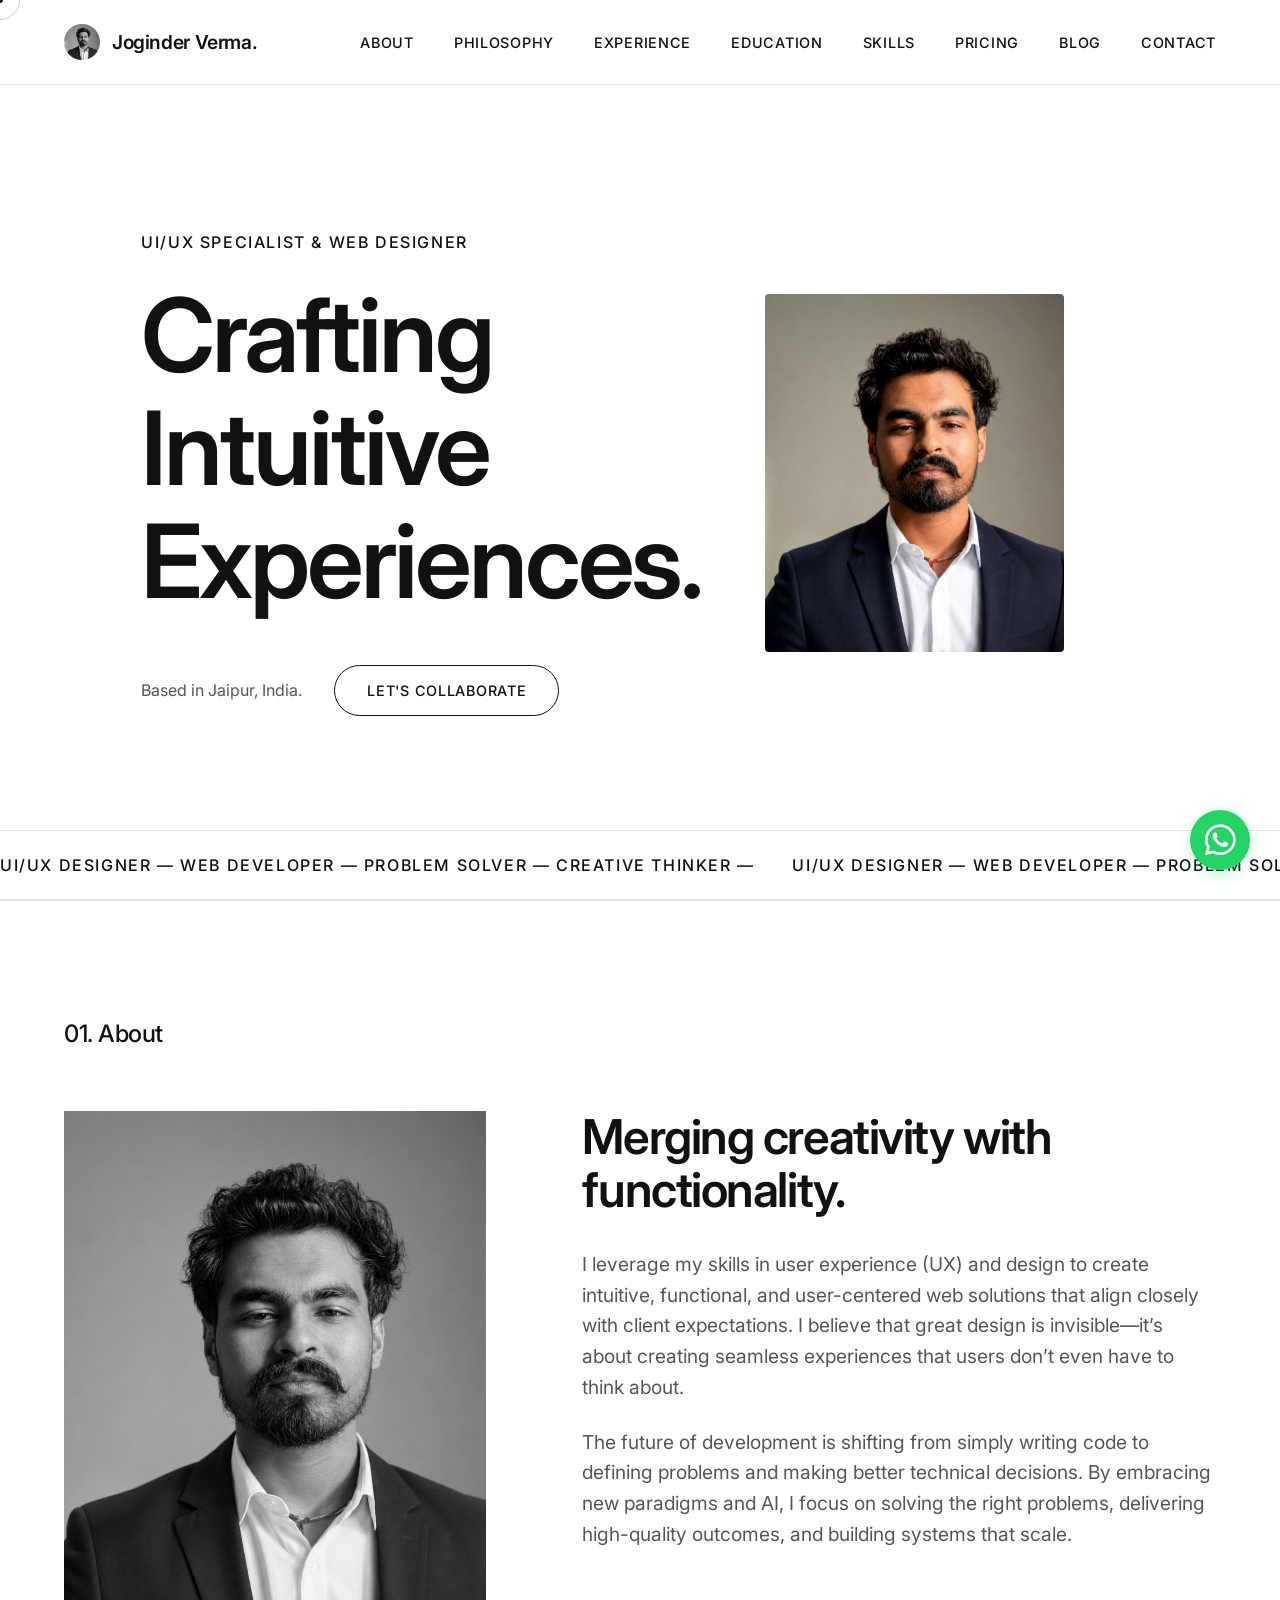
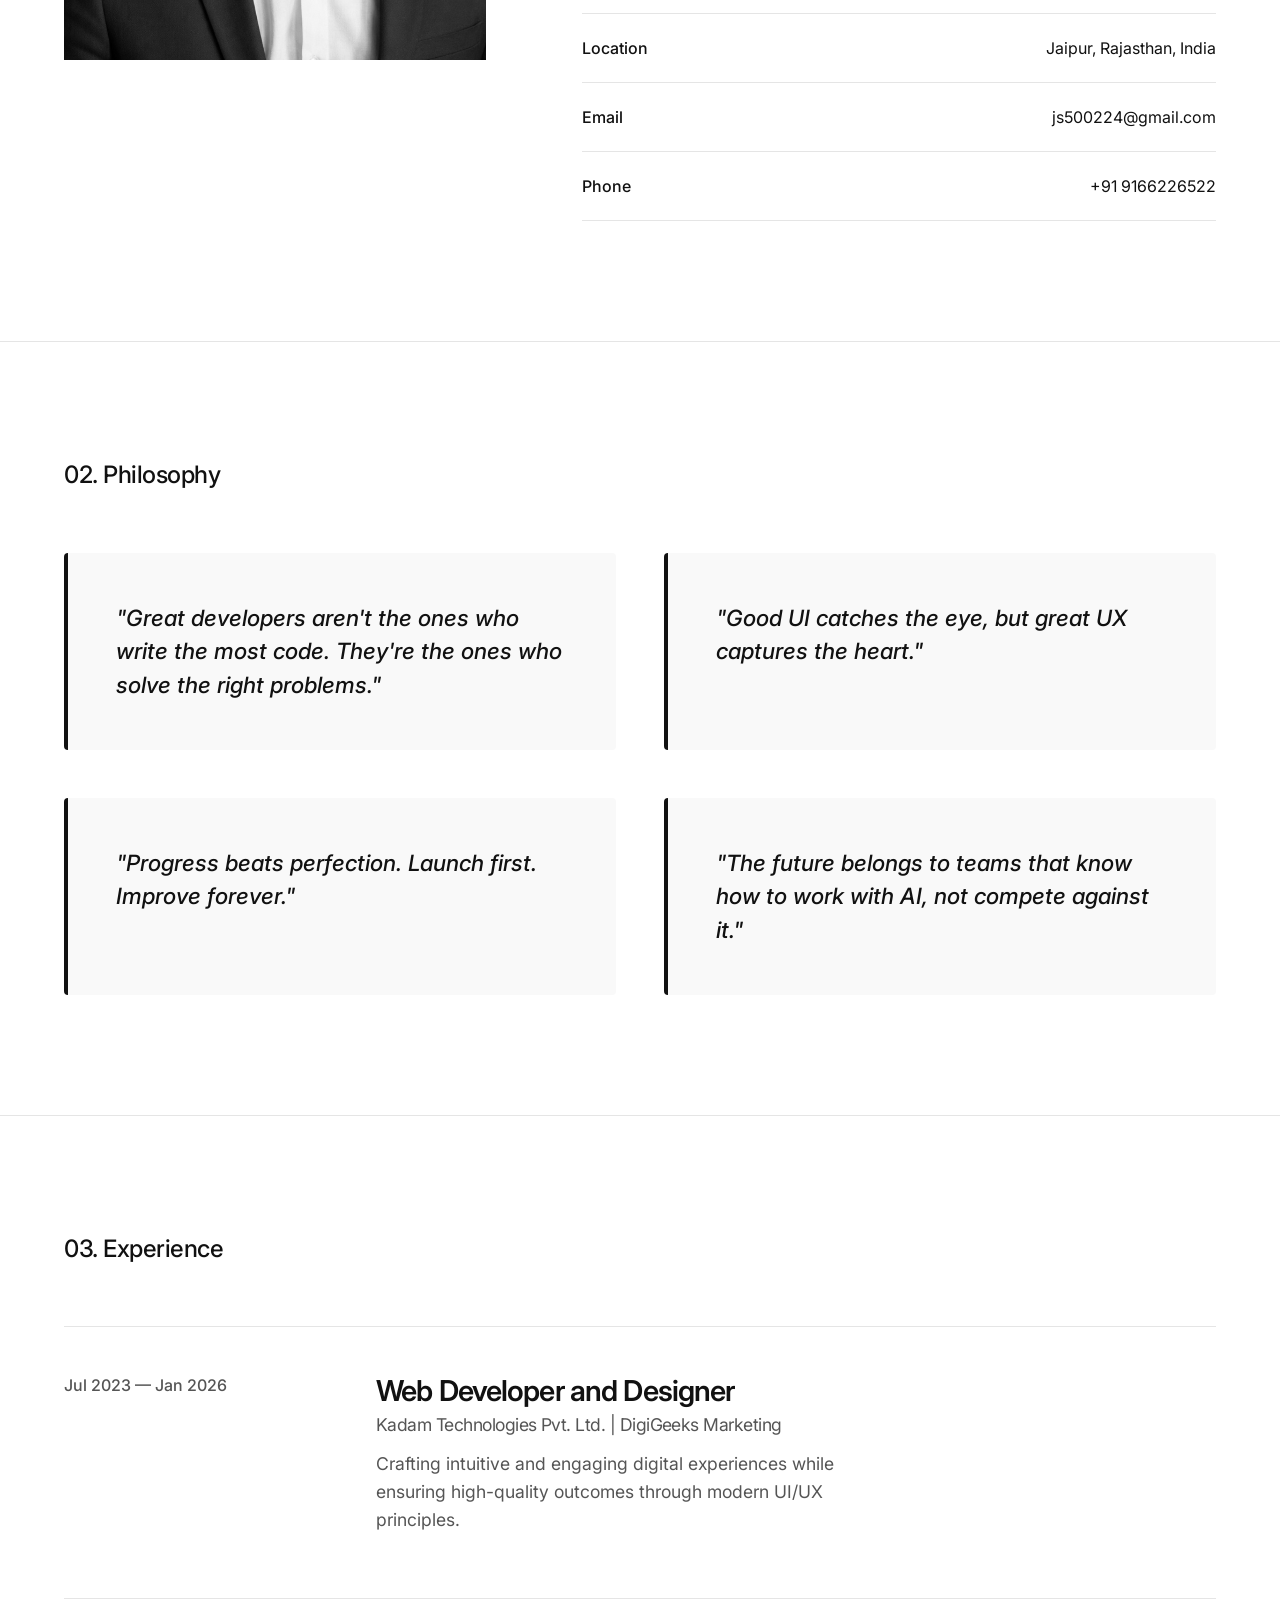
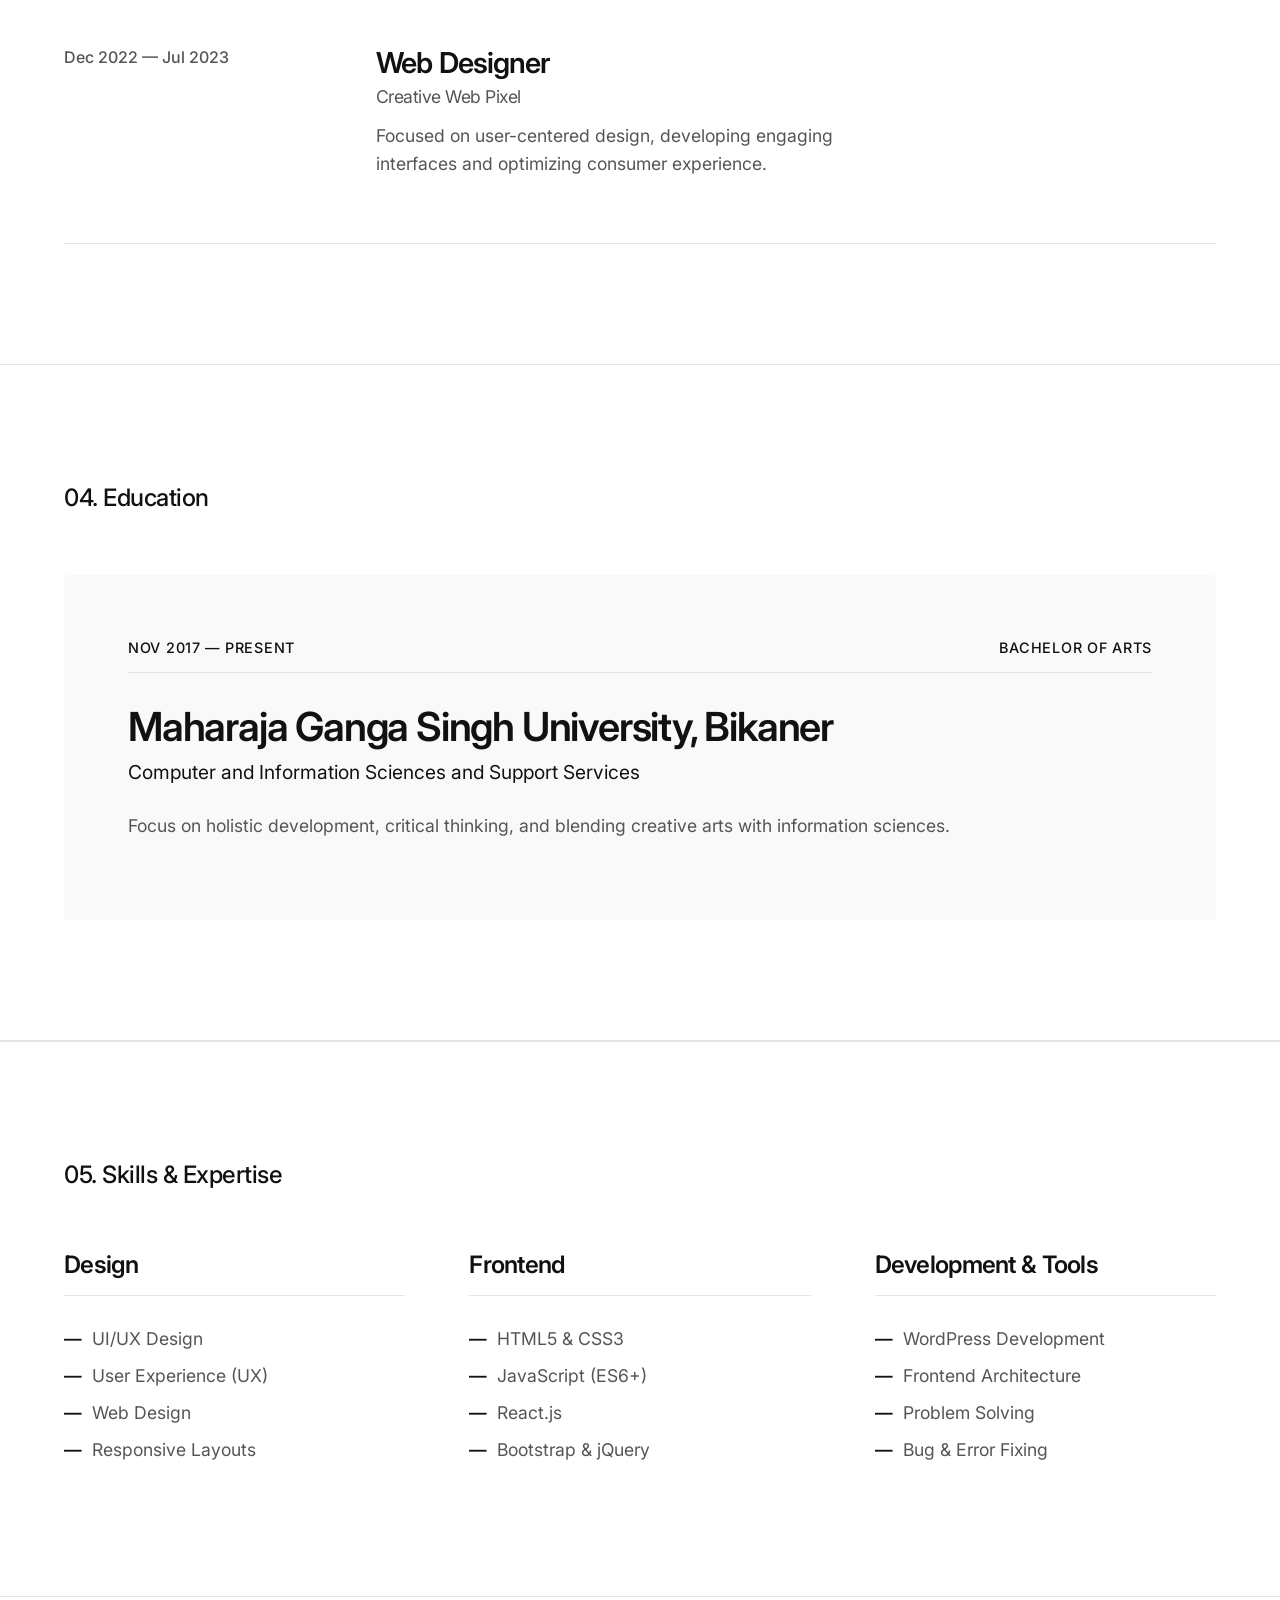
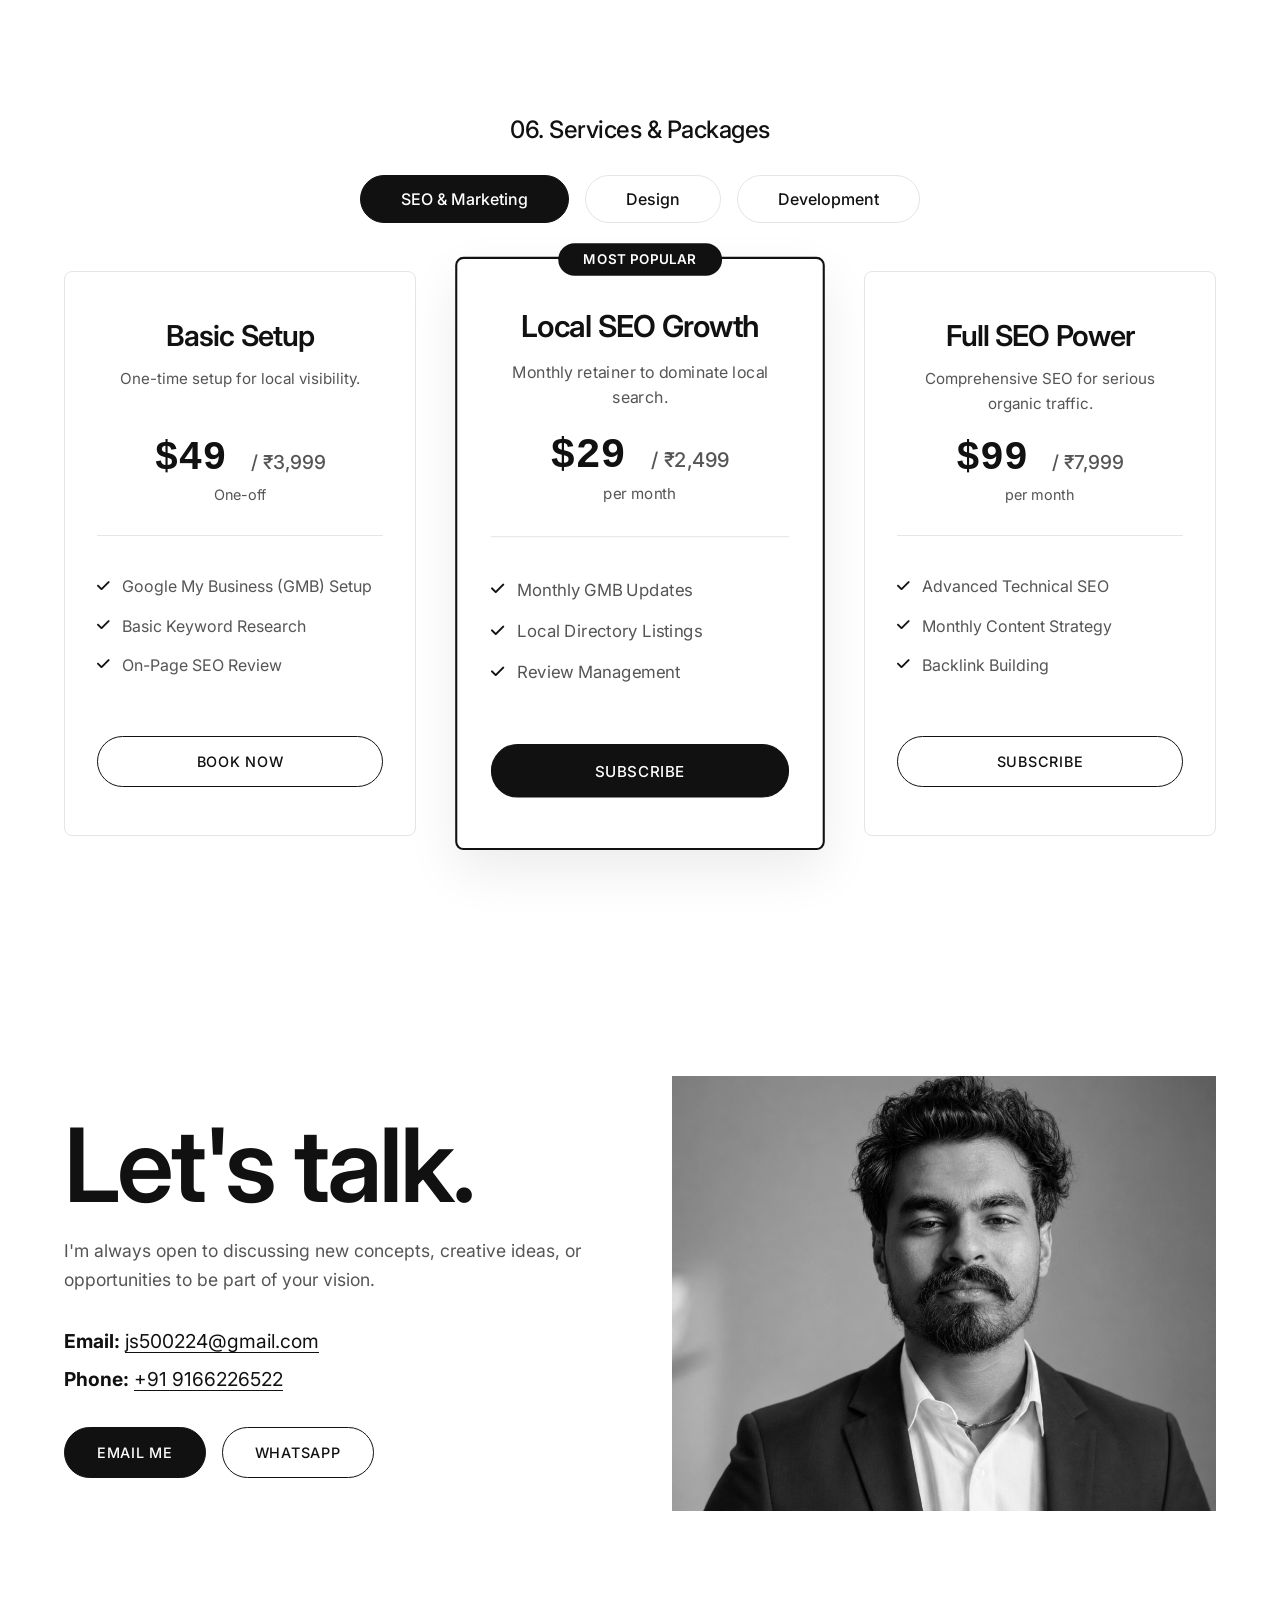
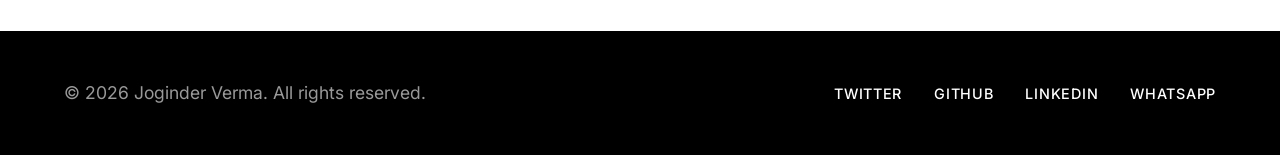
<file: index.html>
<!DOCTYPE html>
<html lang="en">
<head>
    <meta charset="UTF-8">
    <meta name="viewport" content="width=device-width, initial-scale=1.0">
    <title>Joginder Verma</title>
    <link rel="stylesheet" href="css/style.css">
    <!-- FontAwesome for icons -->
    <link rel="stylesheet" href="https://cdnjs.cloudflare.com/ajax/libs/font-awesome/6.4.0/css/all.min.css">
    <!-- Google Fonts -->
    <link rel="preconnect" href="https://fonts.googleapis.com">
    <link rel="preconnect" href="https://fonts.gstatic.com" crossorigin>
    <link href="https://fonts.googleapis.com/css2?family=Inter:wght@300;400;500;600;700&display=swap" rel="stylesheet">
</head>
<body>
    <div class="cursor"></div>
    <div class="cursor-follower"></div>

    <header class="header">
        <div class="logo">
            <img src="img/main.jpg" alt="Joginder Verma" class="nav-profile-img">
            <span>Joginder Verma.</span>
        </div>
        <nav class="nav-links">
            <a href="#about" class="nav-link">About</a>
            <a href="#philosophy" class="nav-link">Philosophy</a>
            <a href="#experience" class="nav-link">Experience</a>
            <a href="#education" class="nav-link">Education</a>
            <a href="#skills" class="nav-link">Skills</a>
            <a href="#pricing" class="nav-link">Pricing</a>
            <a href="/blog" class="nav-link">Blog</a>
            <a href="#contact" class="nav-link">Contact</a>
        </nav>
                <div class="menu-btn">
            <span class="menu-text" style="font-weight:500; font-size:0.9rem; text-transform:uppercase;">Menu</span>
            <div class="hamburger">
                <div class="bar"></div>
                <div class="bar"></div>
            </div>
        </div>
    </header>

        <!-- Mobile Overlay Menu -->
    <div class="mobile-menu-overlay">
        <div class="mobile-nav-links">
            <a href="#about" class="mobile-link">01. About</a>
            <a href="#philosophy" class="mobile-link">02. Philosophy</a>
            <a href="#experience" class="mobile-link">03. Experience</a>
            <a href="#education" class="mobile-link">04. Education</a>
            <a href="#skills" class="mobile-link">05. Skills</a>
            <a href="#pricing" class="mobile-link">06. Pricing</a>
            <a href="/blog" class="mobile-link">07. Blog</a>
            <a href="#contact" class="mobile-link">08. Contact</a>
        </div>
        <div class="mobile-socials">
            <a href="https://twitter.com/PRINCEVERMA143_" target="_blank" style="color:var(--text-primary); text-decoration:none; font-weight:500;">Twitter</a>
            <a href="https://github.com/JOGINDERVERMA" target="_blank" style="color:var(--text-primary); text-decoration:none; font-weight:500;">GitHub</a>
            <a href="https://www.linkedin.com/in/joginderdevwork/" target="_blank" style="color:var(--text-primary); text-decoration:none; font-weight:500;">LinkedIn</a>
        </div>
    </div>

    <main>
        <section id="hero" class="hero">
            <div class="container hero-container">
                <div class="hero-text fade-in-up">
                    <p class="eyebrow">UI/UX Specialist & Web Designer</p>
                    <h1 class="headline">Crafting<br>Intuitive<br>Experiences.</h1>
                    <div class="hero-details">
                        <p>Based in Jaipur, India.</p>
                        <a href="#contact" class="btn outline-btn">Let's Collaborate</a>
                    </div>
                </div>
                <div class="hero-image-wrapper fade-in-up delay-1">
                    <img src="img/main.jpg" alt="Joginder Verma Portrait" class="hero-image">
                </div>
            </div>
            <div class="marquee-container">
                <div class="marquee">
                    <span>UI/UX DESIGNER — WEB DEVELOPER — PROBLEM SOLVER — CREATIVE THINKER — </span>
                    <span>UI/UX DESIGNER — WEB DEVELOPER — PROBLEM SOLVER — CREATIVE THINKER — </span>
                </div>
            </div>
        </section>

        <div class="divider"></div>

        <section id="about" class="section about">
            <div class="container">
                <div class="section-header fade-in-up">
                    <h2>01. About</h2>
                </div>
                <div class="about-grid">
                    <div class="about-image-wrapper fade-in-up delay-1">
                        <img src="img/main.jpg" alt="Joginder Verma" class="about-image">
                    </div>
                    <div class="about-content fade-in-up delay-2">
                        <h3 class="about-headline">Merging creativity with functionality.</h3>
                        <p class="about-desc">I leverage my skills in user experience (UX) and design to create intuitive, functional, and user-centered web solutions that align closely with client expectations. I believe that great design is invisible—it’s about creating seamless experiences that users don’t even have to think about.</p>
                        <p class="about-desc">The future of development is shifting from simply writing code to defining problems and making better technical decisions. By embracing new paradigms and AI, I focus on solving the right problems, delivering high-quality outcomes, and building systems that scale.</p>
                        
                        <div class="contact-info-list">
                            <div class="info-item">
                                <span class="info-label">Location</span>
                                <span class="info-value">Jaipur, Rajasthan, India</span>
                            </div>
                            <div class="info-item">
                                <span class="info-label">Email</span>
                                <a href="mailto:js500224@gmail.com" class="info-value link">js500224@gmail.com</a>
                            </div>
                            <div class="info-item">
                                <span class="info-label">Phone</span>
                                <span class="info-value">+91 9166226522</span>
                            </div>
                        </div>
                    </div>
                </div>
            </div>
        </section>

        <div class="divider"></div>

        <section id="philosophy" class="section philosophy">
            <div class="container">
                <div class="section-header fade-in-up">
                    <h2>02. Philosophy</h2>
                </div>
                <div class="philosophy-grid">
                    <div class="quote-card fade-in-up">
                        <p class="quote-text">"Great developers aren't the ones who write the most code. They're the ones who solve the right problems."</p>
                    </div>
                    <div class="quote-card fade-in-up delay-1">
                        <p class="quote-text">"Good UI catches the eye, but great UX captures the heart."</p>
                    </div>
                    <div class="quote-card fade-in-up">
                        <p class="quote-text">"Progress beats perfection. Launch first. Improve forever."</p>
                    </div>
                    <div class="quote-card fade-in-up delay-1">
                        <p class="quote-text">"The future belongs to teams that know how to work with AI, not compete against it."</p>
                    </div>
                </div>
            </div>
        </section>

        <div class="divider"></div>

        <section id="experience" class="section experience">
            <div class="container">
                <div class="section-header fade-in-up">
                    <h2>03. Experience</h2>
                </div>
                <div class="experience-list">
                    <div class="exp-row fade-in-up">
                        <div class="exp-date">Jul 2023 — Jan 2026</div>
                        <div class="exp-details">
                            <h3>Web Developer and Designer</h3>
                            <h4>Kadam Technologies Pvt. Ltd. | DigiGeeks Marketing</h4>
                            <p>Crafting intuitive and engaging digital experiences while ensuring high-quality outcomes through modern UI/UX principles.</p>
                        </div>
                        <div class="exp-image-wrapper">
                            <img src="img/main.jpg" alt="Experience visual" class="exp-image">
                        </div>
                    </div>
                    <div class="exp-row fade-in-up">
                        <div class="exp-date">Dec 2022 — Jul 2023</div>
                        <div class="exp-details">
                            <h3>Web Designer</h3>
                            <h4>Creative Web Pixel</h4>
                            <p>Focused on user-centered design, developing engaging interfaces and optimizing consumer experience.</p>
                        </div>
                        <div class="exp-image-wrapper">
                            <img src="img/main.jpg" alt="Experience visual" class="exp-image">
                        </div>
                    </div>
                </div>
            </div>
        </section>

        <div class="divider"></div>

        <section id="education" class="section education">
            <div class="container">
                <div class="section-header fade-in-up">
                    <h2>04. Education</h2>
                </div>
                <div class="education-card fade-in-up">
                    <div class="edu-meta">
                        <span class="edu-date">Nov 2017 — Present</span>
                        <span class="edu-degree">Bachelor of Arts</span>
                    </div>
                    <h3 class="edu-school">Maharaja Ganga Singh University, Bikaner</h3>
                    <p class="edu-major">Computer and Information Sciences and Support Services</p>
                    <p class="edu-desc">Focus on holistic development, critical thinking, and blending creative arts with information sciences.</p>
                </div>
            </div>
        </section>

        <div class="divider"></div>

        
        <div class="divider"></div>

        <section id="skills" class="section skills">
            <div class="container">
                <div class="section-header fade-in-up">
                    <h2>05. Skills & Expertise</h2>
                </div>
                <div class="skills-grid fade-in-up">
                    <div class="skill-category">
                        <h3>Design</h3>
                        <ul class="skill-list">
                            <li>UI/UX Design</li>
                            <li>User Experience (UX)</li>
                            <li>Web Design</li>
                            <li>Responsive Layouts</li>
                        </ul>
                    </div>
                    <div class="skill-category">
                        <h3>Frontend</h3>
                        <ul class="skill-list">
                            <li>HTML5 & CSS3</li>
                            <li>JavaScript (ES6+)</li>
                            <li>React.js</li>
                            <li>Bootstrap & jQuery</li>
                        </ul>
                    </div>
                    <div class="skill-category">
                        <h3>Development & Tools</h3>
                        <ul class="skill-list">
                            <li>WordPress Development</li>
                            <li>Frontend Architecture</li>
                            <li>Problem Solving</li>
                            <li>Bug & Error Fixing</li>
                        </ul>
                    </div>
                </div>
            </div>
        </section>

        
        <div class="divider"></div>

        <section id="pricing" class="section pricing">
            <div class="container">
                <div class="section-header fade-in-up" style="text-align: center; margin-bottom: 2rem;">
                    <h2>06. Services & Packages</h2>
                </div>
                
                <div class="pricing-tabs fade-in-up">
                    <button class="tab-btn active" data-tab="tab-seo">SEO & Marketing</button>
                    <button class="tab-btn" data-tab="tab-design">Design</button>
                    <button class="tab-btn" data-tab="tab-dev">Development</button>
                </div>
                
                <!-- SEO TAB -->
                <div class="tab-content active" id="tab-seo">
                    <div class="package-grid">
                        <div class="package-card">
                            <div class="package-header">
                                <h3>Basic Setup</h3>
                                <p>One-time setup for local visibility.</p>
                                <div class="package-price">$49 <span class="inr-price">/ ₹3,999</span></div>
                                <div style="font-size: 0.9rem; color: var(--text-secondary); margin-top: 5px;">One-off</div>
                            </div>
                            <ul class="package-features">
                                <li><i class="fas fa-check"></i> Google My Business (GMB) Setup</li>
                                <li><i class="fas fa-check"></i> Basic Keyword Research</li>
                                <li><i class="fas fa-check"></i> On-Page SEO Review</li>
                            </ul>
                            <a href="https://wa.me/919166226522" class="btn outline-btn package-btn" target="_blank">Book Now</a>
                        </div>

                        <div class="package-card popular">
                            <div class="popular-badge">Most Popular</div>
                            <div class="package-header">
                                <h3>Local SEO Growth</h3>
                                <p>Monthly retainer to dominate local search.</p>
                                <div class="package-price">$29 <span class="inr-price">/ ₹2,499</span></div>
                                <div style="font-size: 0.9rem; color: var(--text-secondary); margin-top: 5px;">per month</div>
                            </div>
                            <ul class="package-features">
                                <li><i class="fas fa-check"></i> Monthly GMB Updates</li>
                                <li><i class="fas fa-check"></i> Local Directory Listings</li>
                                <li><i class="fas fa-check"></i> Review Management</li>
                            </ul>
                            <a href="https://wa.me/919166226522" class="btn solid-btn package-btn" target="_blank">Subscribe</a>
                        </div>

                        <div class="package-card">
                            <div class="package-header">
                                <h3>Full SEO Power</h3>
                                <p>Comprehensive SEO for serious organic traffic.</p>
                                <div class="package-price">$99 <span class="inr-price">/ ₹7,999</span></div>
                                <div style="font-size: 0.9rem; color: var(--text-secondary); margin-top: 5px;">per month</div>
                            </div>
                            <ul class="package-features">
                                <li><i class="fas fa-check"></i> Advanced Technical SEO</li>
                                <li><i class="fas fa-check"></i> Monthly Content Strategy</li>
                                <li><i class="fas fa-check"></i> Backlink Building</li>
                            </ul>
                            <a href="https://wa.me/919166226522" class="btn outline-btn package-btn" target="_blank">Subscribe</a>
                        </div>
                    </div>
                </div>

                <!-- DESIGN TAB -->
                <div class="tab-content" id="tab-design">
                    <div class="package-grid">
                        <div class="package-card">
                            <div class="package-header">
                                <h3>Logo & Branding</h3>
                                <p>Professional identity for your business.</p>
                                <div class="package-price">$49 <span class="inr-price">/ ₹3,999</span></div>
                                <div style="font-size: 0.9rem; color: var(--text-secondary); margin-top: 5px;">One-off</div>
                            </div>
                            <ul class="package-features">
                                <li><i class="fas fa-check"></i> Custom Logo Design</li>
                                <li><i class="fas fa-check"></i> Brand Color Palette</li>
                                <li><i class="fas fa-check"></i> High-Res Files included</li>
                            </ul>
                            <a href="https://wa.me/919166226522" class="btn outline-btn package-btn" target="_blank">Book Now</a>
                        </div>

                        <div class="package-card popular">
                            <div class="popular-badge">Most Popular</div>
                            <div class="package-header">
                                <h3>Social Media Pack</h3>
                                <p>Keep your social feeds fresh every month.</p>
                                <div class="package-price">$29 <span class="inr-price">/ ₹2,499</span></div>
                                <div style="font-size: 0.9rem; color: var(--text-secondary); margin-top: 5px;">per month</div>
                            </div>
                            <ul class="package-features">
                                <li><i class="fas fa-check"></i> 4x Custom Post Designs</li>
                                <li><i class="fas fa-check"></i> Story & Reel Templates</li>
                                <li><i class="fas fa-check"></i> Profile Optimization</li>
                            </ul>
                            <a href="https://wa.me/919166226522" class="btn solid-btn package-btn" target="_blank">Subscribe</a>
                        </div>

                        <div class="package-card">
                            <div class="package-header">
                                <h3>UI/UX Design</h3>
                                <p>High-end conceptual design for your app/web.</p>
                                <div class="package-price">$99 <span class="inr-price">/ ₹7,999</span></div>
                                <div style="font-size: 0.9rem; color: var(--text-secondary); margin-top: 5px;">Per Project</div>
                            </div>
                            <ul class="package-features">
                                <li><i class="fas fa-check"></i> Wireframing & Prototyping</li>
                                <li><i class="fas fa-check"></i> User-Centered Layouts</li>
                                <li><i class="fas fa-check"></i> Figma Source Files</li>
                            </ul>
                            <a href="https://wa.me/919166226522" class="btn outline-btn package-btn" target="_blank">Book Now</a>
                        </div>
                    </div>
                </div>

                <!-- DEV TAB -->
                <div class="tab-content" id="tab-dev">
                    <div class="package-grid">
                        <div class="package-card">
                            <div class="package-header">
                                <h3>Basic HTML Web</h3>
                                <p>A blazing fast, custom coded static website.</p>
                                <div class="package-price">$99 <span class="inr-price">/ ₹7,999</span></div>
                                <div style="font-size: 0.9rem; color: var(--text-secondary); margin-top: 5px;">One-off</div>
                            </div>
                            <ul class="package-features">
                                <li><i class="fas fa-check"></i> Custom HTML/CSS/JS</li>
                                <li><i class="fas fa-check"></i> 3-5 Pages</li>
                                <li><i class="fas fa-check"></i> Mobile Responsive</li>
                            </ul>
                            <a href="https://wa.me/919166226522" class="btn outline-btn package-btn" target="_blank">Book Now</a>
                        </div>

                        <div class="package-card popular">
                            <div class="popular-badge">Most Popular</div>
                            <div class="package-header">
                                <h3>CMS / WordPress</h3>
                                <p>Easily manageable website for businesses.</p>
                                <div class="package-price">$149 <span class="inr-price">/ ₹11,999</span></div>
                                <div style="font-size: 0.9rem; color: var(--text-secondary); margin-top: 5px;">One-off</div>
                            </div>
                            <ul class="package-features">
                                <li><i class="fas fa-check"></i> Full WordPress Setup</li>
                                <li><i class="fas fa-check"></i> Premium Theme Integration</li>
                                <li><i class="fas fa-check"></i> Blog & Contact Form</li>
                            </ul>
                            <a href="https://wa.me/919166226522" class="btn solid-btn package-btn" target="_blank">Book Now</a>
                        </div>

                        <div class="package-card">
                            <div class="package-header">
                                <h3>Web Maintenance</h3>
                                <p>Ongoing technical support and bug fixing.</p>
                                <div class="package-price">$49 <span class="inr-price">/ ₹3,999</span></div>
                                <div style="font-size: 0.9rem; color: var(--text-secondary); margin-top: 5px;">per month</div>
                            </div>
                            <ul class="package-features">
                                <li><i class="fas fa-check"></i> Security & Backup Management</li>
                                <li><i class="fas fa-check"></i> Monthly Content Updates</li>
                                <li><i class="fas fa-check"></i> Bug Fixing & Troubleshooting</li>
                            </ul>
                            <a href="https://wa.me/919166226522" class="btn outline-btn package-btn" target="_blank">Subscribe</a>
                        </div>
                    </div>
                </div>

            </div>
        </section>

        <section id="contact" class="section contact">
            <div class="container contact-container">
                <div class="contact-text fade-in-up">
                    <h2 class="huge-text">Let's talk.</h2>
                    <p>I'm always open to discussing new concepts, creative ideas, or opportunities to be part of your vision.</p>
                    
                    <div class="contact-details" style="margin: 2rem 0;">
                        <p style="margin-bottom: 0.5rem; font-size: 1.2rem; color: var(--text-primary);"><strong>Email:</strong> <a href="mailto:js500224@gmail.com" style="color: var(--text-primary); text-decoration: underline; text-underline-offset: 4px;">js500224@gmail.com</a></p>
                        <p style="margin-bottom: 0; font-size: 1.2rem; color: var(--text-primary);"><strong>Phone:</strong> <a href="tel:+919166226522" style="color: var(--text-primary); text-decoration: underline; text-underline-offset: 4px;">+91 9166226522</a></p>
                    </div>

                    <div class="contact-buttons">
                        <a href="mailto:js500224@gmail.com" class="btn solid-btn">Email Me</a>
                        <a href="https://wa.me/919166226522" target="_blank" class="btn outline-btn">WhatsApp</a>
                    </div>
                </div>
                <div class="contact-image-wrapper fade-in-up delay-1">
                    <img src="img/main.jpg" alt="Joginder Verma" class="contact-image">
                </div>
            </div>
        </section>
    </main>

    <footer class="footer">
        <div class="container footer-container">
            <p>&copy; <span id="year"></span> Joginder Verma. All rights reserved.</p>
            <div class="social-links">
                <a href="https://twitter.com/PRINCEVERMA143_" target="_blank" class="social-icon">Twitter</a>
                <a href="https://github.com/JOGINDERVERMA" target="_blank" class="social-icon">GitHub</a>
                <a href="https://www.linkedin.com/in/joginderdevwork/" target="_blank" class="social-icon">LinkedIn</a>
                <a href="https://wa.me/919166226522" target="_blank" class="social-icon">WhatsApp</a>
            </div>
        </div>
    </footer>

    
    <a href="https://wa.me/919166226522" target="_blank" class="whatsapp-sticky">
        <i class="fab fa-whatsapp"></i>
    </a>

    <script src="js/script.js"></script>
</body>
</html>
</file>
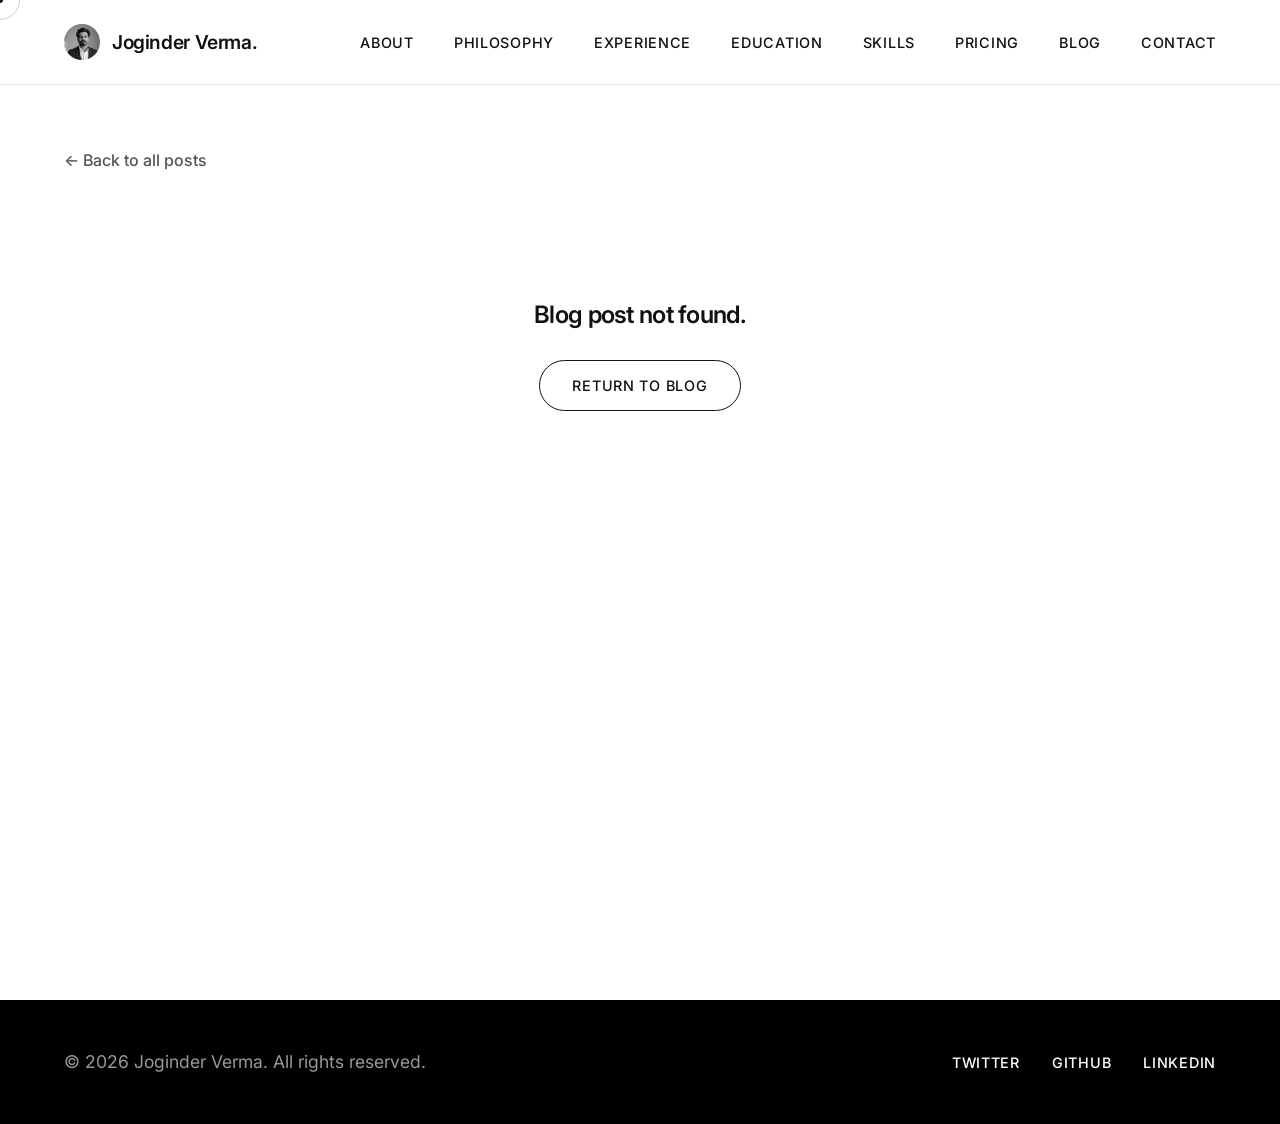
<file: post/index.html>
<!DOCTYPE html>
<html lang="en">
<head>
    <meta charset="UTF-8">
    <meta name="viewport" content="width=device-width, initial-scale=1.0">
    <title id="page-title">Blog | Joginder Verma</title>
    <link rel="stylesheet" href="/css/style.css">
    <link rel="stylesheet" href="https://cdnjs.cloudflare.com/ajax/libs/font-awesome/6.4.0/css/all.min.css">
    <link rel="preconnect" href="https://fonts.googleapis.com">
    <link rel="preconnect" href="https://fonts.gstatic.com" crossorigin>
    <link href="https://fonts.googleapis.com/css2?family=Inter:wght@300;400;500;600;700&display=swap" rel="stylesheet">
    <style>
        .single-blog-header {
            margin-bottom: 3rem;
            text-align: center;
        }
        .single-blog-category {
            text-transform: uppercase;
            letter-spacing: 0.1em;
            font-weight: 600;
            color: var(--text-secondary);
            margin-bottom: 1rem;
            display: block;
        }
        .single-blog-title {
            font-size: clamp(2.5rem, 5vw, 4rem);
            margin-bottom: 2rem;
            line-height: 1.2;
        }
        .single-blog-image {
            width: 100%;
            height: 60vh;
            object-fit: cover;
            border-radius: 12px;
            margin-bottom: 4rem;
        }
        .single-blog-content {
            max-width: 800px;
            margin: 0 auto;
            font-size: 1.2rem;
            line-height: 1.8;
            color: var(--text-primary);
        }
        .single-blog-content h3 {
            font-size: 2rem;
            margin-top: 3rem;
            margin-bottom: 1.5rem;
        }
        .single-blog-content p {
            margin-bottom: 1.5rem;
            color: var(--text-primary);
        }
        .single-blog-content ul {
            margin-bottom: 2rem;
            padding-left: 1.5rem;
        }
        .single-blog-content li {
            margin-bottom: 0.8rem;
        }
    </style>
</head>
<body>
    <div class="cursor"></div>
    <div class="cursor-follower"></div>

    <header class="header">
        <div class="logo">
            <img src="/img/main.jpg" alt="Joginder Verma" class="nav-profile-img">
            <span>Joginder Verma.</span>
        </div>
        <nav class="nav-links">
            <a href="/#about" class="nav-link">About</a>
            <a href="/#philosophy" class="nav-link">Philosophy</a>
            <a href="/#experience" class="nav-link">Experience</a>
            <a href="/#education" class="nav-link">Education</a>
            <a href="/#skills" class="nav-link">Skills</a>
            <a href="/#pricing" class="nav-link">Pricing</a>
            <a href="/blog" class="nav-link">Blog</a>
            <a href="/#contact" class="nav-link">Contact</a>
        </nav>
                <div class="menu-btn">
            <span class="menu-text" style="font-weight:500; font-size:0.9rem; text-transform:uppercase;">Menu</span>
            <div class="hamburger">
                <div class="bar"></div>
                <div class="bar"></div>
            </div>
        </div>
    </header>

<!-- Mobile Overlay Menu -->
    <div class="mobile-menu-overlay">
        <div class="mobile-nav-links">
            <a href="/#about" class="mobile-link">01. About</a>
            <a href="/#philosophy" class="mobile-link">02. Philosophy</a>
            <a href="/#experience" class="mobile-link">03. Experience</a>
            <a href="/#education" class="mobile-link">04. Education</a>
            <a href="/#skills" class="mobile-link">05. Skills</a>
            <a href="/#pricing" class="mobile-link">06. Pricing</a>
            <a href="/blog" class="mobile-link">07. Blog</a>
            <a href="/#contact" class="mobile-link">08. Contact</a>
        </div>
        <div class="mobile-socials">
            <a href="https://twitter.com/PRINCEVERMA143_" target="_blank" style="color:var(--text-primary); text-decoration:none; font-weight:500;">Twitter</a>
            <a href="https://github.com/JOGINDERVERMA" target="_blank" style="color:var(--text-primary); text-decoration:none; font-weight:500;">GitHub</a>
            <a href="https://www.linkedin.com/in/joginderdevwork/" target="_blank" style="color:var(--text-primary); text-decoration:none; font-weight:500;">LinkedIn</a>
        </div>
    </div>

    <main style="padding-top: 150px; min-height: 100vh;">
        <div class="container fade-in-up">
            <a href="/blog" style="text-decoration:none; color:var(--text-secondary); margin-bottom:2rem; display:inline-block; font-weight:500;">← Back to all posts</a>
            
            <div id="blog-container">
                <!-- Content injected via JS -->
            </div>
        </div>
    </main>

    <footer class="footer" style="margin-top: 100px;">
        <div class="container footer-container">
            <p>&copy; <span id="year"></span> Joginder Verma. All rights reserved.</p>
            <div class="social-links">
                <a href="https://twitter.com/PRINCEVERMA143_" target="_blank" class="social-icon">Twitter</a>
                <a href="https://github.com/JOGINDERVERMA" target="_blank" class="social-icon">GitHub</a>
                <a href="https://www.linkedin.com/in/joginderdevwork/" target="_blank" class="social-icon">LinkedIn</a>
            </div>
        </div>
    </footer>

    <script src="/js/data.js"></script>
    <script src="/js/script.js"></script>
    <script src="/js/single-blog.js"></script>
</body>
</html>
</file>
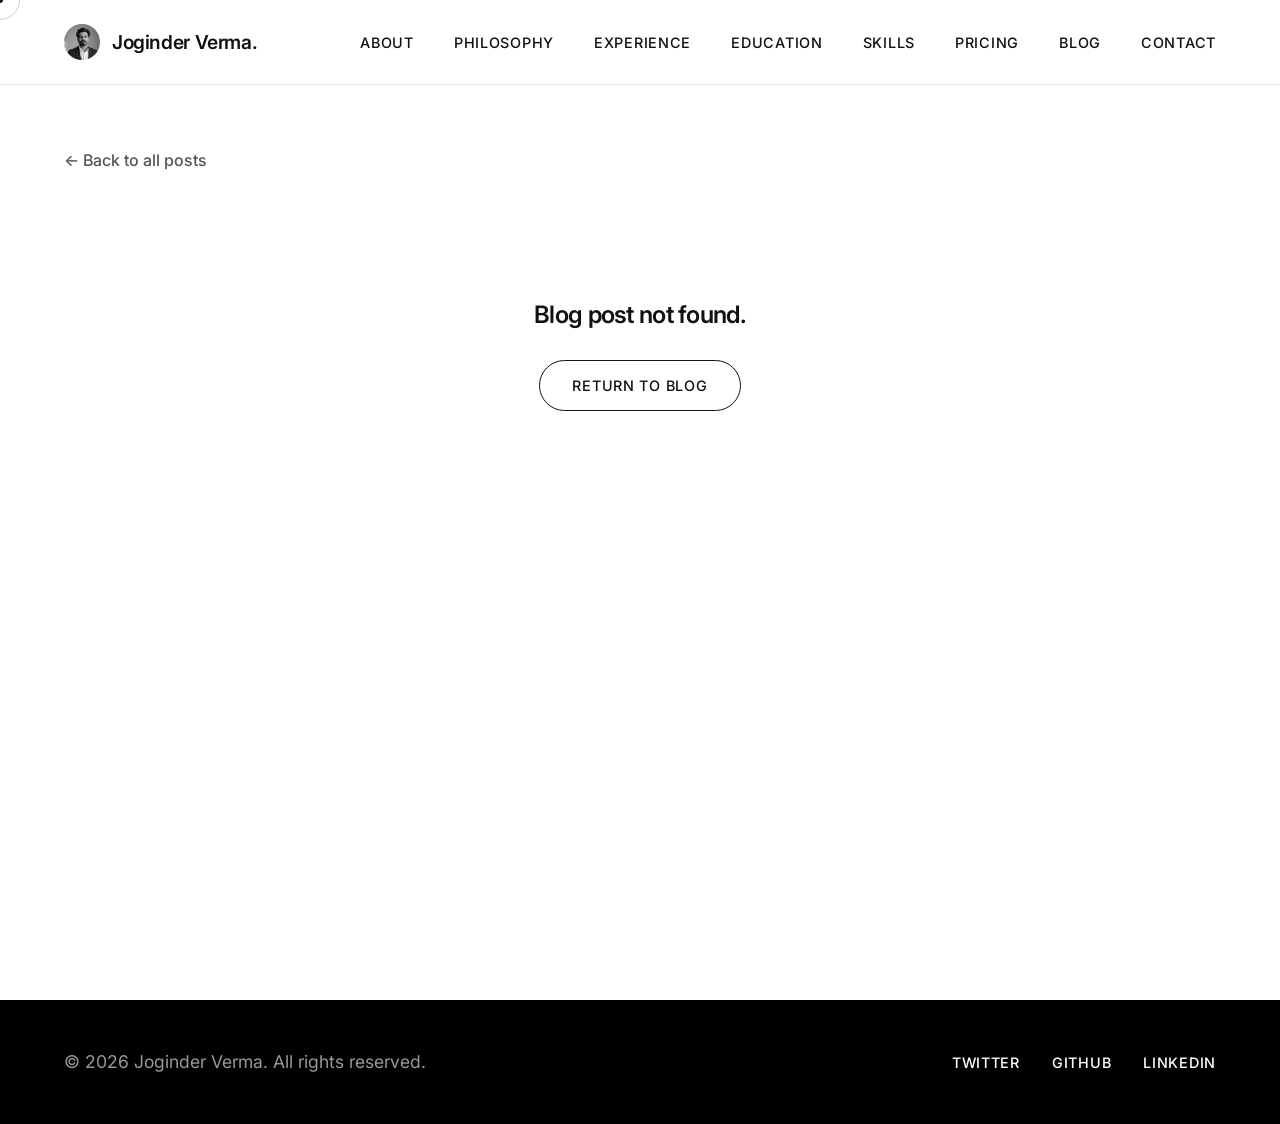
<file: single-blog.html>
<!DOCTYPE html>
<html lang="en">
<head>
    <meta charset="UTF-8">
    <meta name="viewport" content="width=device-width, initial-scale=1.0">
    <title id="page-title">Blog | Joginder Verma</title>
    <link rel="stylesheet" href="css/style.css">
    <link rel="stylesheet" href="https://cdnjs.cloudflare.com/ajax/libs/font-awesome/6.4.0/css/all.min.css">
    <link rel="preconnect" href="https://fonts.googleapis.com">
    <link rel="preconnect" href="https://fonts.gstatic.com" crossorigin>
    <link href="https://fonts.googleapis.com/css2?family=Inter:wght@300;400;500;600;700&display=swap" rel="stylesheet">
    <style>
        .single-blog-header {
            margin-bottom: 3rem;
            text-align: center;
        }
        .single-blog-category {
            text-transform: uppercase;
            letter-spacing: 0.1em;
            font-weight: 600;
            color: var(--text-secondary);
            margin-bottom: 1rem;
            display: block;
        }
        .single-blog-title {
            font-size: clamp(2.5rem, 5vw, 4rem);
            margin-bottom: 2rem;
            line-height: 1.2;
        }
        .single-blog-image {
            width: 100%;
            height: 60vh;
            object-fit: cover;
            border-radius: 12px;
            margin-bottom: 4rem;
        }
        .single-blog-content {
            max-width: 800px;
            margin: 0 auto;
            font-size: 1.2rem;
            line-height: 1.8;
            color: var(--text-primary);
        }
        .single-blog-content h3 {
            font-size: 2rem;
            margin-top: 3rem;
            margin-bottom: 1.5rem;
        }
        .single-blog-content p {
            margin-bottom: 1.5rem;
            color: var(--text-primary);
        }
        .single-blog-content ul {
            margin-bottom: 2rem;
            padding-left: 1.5rem;
        }
        .single-blog-content li {
            margin-bottom: 0.8rem;
        }
    </style>
</head>
<body>
    <div class="cursor"></div>
    <div class="cursor-follower"></div>

    <header class="header">
        <div class="logo">
            <img src="img/main.jpg" alt="Joginder Verma" class="nav-profile-img">
            <span>Joginder Verma.</span>
        </div>
        <nav class="nav-links">
            <a href="index.html#about" class="nav-link">About</a>
            <a href="index.html#philosophy" class="nav-link">Philosophy</a>
            <a href="index.html#experience" class="nav-link">Experience</a>
            <a href="index.html#education" class="nav-link">Education</a>
            <a href="index.html#skills" class="nav-link">Skills</a>
            <a href="index.html#pricing" class="nav-link">Pricing</a>
            <a href="blog.html" class="nav-link">Blog</a>
            <a href="index.html#contact" class="nav-link">Contact</a>
        </nav>
                <div class="menu-btn">
            <span class="menu-text" style="font-weight:500; font-size:0.9rem; text-transform:uppercase;">Menu</span>
            <div class="hamburger">
                <div class="bar"></div>
                <div class="bar"></div>
            </div>
        </div>
    </header>

<!-- Mobile Overlay Menu -->
    <div class="mobile-menu-overlay">
        <div class="mobile-nav-links">
            <a href="index.html#about" class="mobile-link">01. About</a>
            <a href="index.html#philosophy" class="mobile-link">02. Philosophy</a>
            <a href="index.html#experience" class="mobile-link">03. Experience</a>
            <a href="index.html#education" class="mobile-link">04. Education</a>
            <a href="index.html#skills" class="mobile-link">05. Skills</a>
            <a href="index.html#pricing" class="mobile-link">06. Pricing</a>
            <a href="blog.html" class="mobile-link">07. Blog</a>
            <a href="index.html#contact" class="mobile-link">08. Contact</a>
        </div>
        <div class="mobile-socials">
            <a href="https://twitter.com/PRINCEVERMA143_" target="_blank" style="color:var(--text-primary); text-decoration:none; font-weight:500;">Twitter</a>
            <a href="https://github.com/JOGINDERVERMA" target="_blank" style="color:var(--text-primary); text-decoration:none; font-weight:500;">GitHub</a>
            <a href="https://www.linkedin.com/in/joginderdevwork/" target="_blank" style="color:var(--text-primary); text-decoration:none; font-weight:500;">LinkedIn</a>
        </div>
    </div>

    <main style="padding-top: 150px; min-height: 100vh;">
        <div class="container fade-in-up">
            <a href="blog.html" style="text-decoration:none; color:var(--text-secondary); margin-bottom:2rem; display:inline-block; font-weight:500;">← Back to all posts</a>
            
            <div id="blog-container">
                <!-- Content injected via JS -->
            </div>
        </div>
    </main>

    <footer class="footer" style="margin-top: 100px;">
        <div class="container footer-container">
            <p>&copy; <span id="year"></span> Joginder Verma. All rights reserved.</p>
            <div class="social-links">
                <a href="https://twitter.com/PRINCEVERMA143_" target="_blank" class="social-icon">Twitter</a>
                <a href="https://github.com/JOGINDERVERMA" target="_blank" class="social-icon">GitHub</a>
                <a href="https://www.linkedin.com/in/joginderdevwork/" target="_blank" class="social-icon">LinkedIn</a>
            </div>
        </div>
    </footer>

    <script src="js/data.js"></script>
    <script src="js/script.js"></script>
    <script src="js/single-blog.js"></script>
</body>
</html>
</file>
<file: css/style.css>
:root {
    --bg-color: #ffffff;
    --text-primary: #111111;
    --text-secondary: #555555;
    --border-color: #e5e5e5;
    --accent-color: #000000;
}

* {
    margin: 0;
    padding: 0;
    box-sizing: border-box;
    cursor: none;
}

html {
    scroll-behavior: smooth;
    font-family: 'Inter', sans-serif;
    background-color: var(--bg-color);
    color: var(--text-primary);
    overflow-x: hidden;
}

body {
    overflow-x: hidden;
    position: relative;
    -webkit-font-smoothing: antialiased;
}

/* Custom Cursor */
.cursor {
    width: 6px;
    height: 6px;
    background-color: var(--text-primary);
    border-radius: 50%;
    position: fixed;
    top: 0;
    left: 0;
    pointer-events: none;
    z-index: 9999;
    transform: translate(-50%, -50%);
    transition: width 0.2s, height 0.2s;
}

.cursor-follower {
    width: 40px;
    height: 40px;
    border: 1px solid rgba(0,0,0,0.2);
    border-radius: 50%;
    position: fixed;
    top: 0;
    left: 0;
    pointer-events: none;
    z-index: 9998;
    transform: translate(-50%, -50%);
    transition: transform 0.1s ease-out, width 0.2s, height 0.2s, background-color 0.2s;
}

/* Typography */
h1, h2, h3, h4 {
    font-weight: 600;
    line-height: 1.1;
    letter-spacing: -0.03em;
}

p {
    color: var(--text-secondary);
    line-height: 1.6;
    margin-bottom: 1rem;
    font-size: 1.1rem;
}

a {
    color: var(--text-primary);
    text-decoration: none;
}

/* Layout */
.container {
    max-width: 1400px;
    margin: 0 auto;
    padding: 0 4rem;
}

.section {
    padding: 120px 0;
}

.divider {
    width: 100%;
    height: 1px;
    background-color: var(--border-color);
}

/* Header */
.header {
    position: fixed;
    top: 0;
    width: 100%;
    padding: 1.5rem 4rem;
    display: flex;
    justify-content: space-between;
    align-items: center;
    z-index: 100;
    background: rgba(255, 255, 255, 0.9);
    backdrop-filter: blur(10px);
    border-bottom: 1px solid var(--border-color);
}

.logo {
    display: flex;
    align-items: center;
    font-weight: 600;
    font-size: 1.2rem;
    letter-spacing: -0.02em;
}

.nav-profile-img {
    width: 36px;
    height: 36px;
    border-radius: 50%;
    object-fit: cover;
    margin-right: 12px;
    filter: grayscale(100%);
}

.nav-links {
    display: flex;
    gap: 2.5rem;
}

.nav-link {
    font-size: 0.9rem;
    font-weight: 500;
    text-transform: uppercase;
    letter-spacing: 0.05em;
    position: relative;
    overflow: hidden;
}

.nav-link::after {
    content: '';
    position: absolute;
    bottom: -2px;
    left: 0;
    width: 100%;
    height: 1px;
    background: var(--text-primary);
    transform: translateX(-101%);
    transition: transform 0.3s cubic-bezier(0.86, 0, 0.07, 1);
}

.nav-link:hover::after {
    transform: translateX(0);
}

.menu-btn {
    display: none;
    font-size: 0.9rem;
    font-weight: 500;
    text-transform: uppercase;
}

/* Hero Section */
.hero {
    padding-top: 180px;
    padding-bottom: 0;
    min-height: 100vh;
    display: flex;
    flex-direction: column;
    justify-content: space-between;
}

.hero-container {
    display: grid;
    grid-template-columns: 1.2fr 0.8fr;
    gap: 4rem;
    align-items: center;
    flex: 1;
}

.eyebrow {
    font-size: 1rem;
    font-weight: 500;
    text-transform: uppercase;
    letter-spacing: 0.1em;
    color: var(--text-primary);
    margin-bottom: 1.5rem;
}

.headline {
    font-size: clamp(4rem, 8vw, 7rem);
    margin-bottom: 3rem;
}

.hero-details {
    display: flex;
    align-items: center;
    gap: 2rem;
}

.hero-details p {
    margin: 0;
    font-size: 1rem;
}

.hero-image-wrapper {
    position: relative;
    width: 100%;
    padding-bottom: 120%;
    overflow: hidden;
    border-radius: 4px;
}

.hero-image {
    position: absolute;
    top: 0;
    left: 0;
    width: 100%;
    height: 100%;
    object-fit: cover;
    filter: contrast(1.1) saturate(0.9);
}

/* Buttons */
.btn {
    display: inline-block;
    padding: 1rem 2rem;
    font-size: 0.9rem;
    font-weight: 500;
    text-transform: uppercase;
    letter-spacing: 0.05em;
    border-radius: 50px;
    transition: all 0.3s ease;
}

.outline-btn {
    border: 1px solid var(--text-primary);
    background: transparent;
    color: var(--text-primary);
}

.outline-btn:hover {
    background: var(--text-primary);
    color: var(--bg-color);
}

.solid-btn {
    background: var(--text-primary);
    color: var(--bg-color);
    border: 1px solid var(--text-primary);
}

.solid-btn:hover {
    background: transparent;
    color: var(--text-primary);
}

/* Marquee */
.marquee-container {
    border-top: 1px solid var(--border-color);
    border-bottom: 1px solid var(--border-color);
    padding: 1.5rem 0;
    overflow: hidden;
    white-space: nowrap;
    margin-top: 4rem;
}

.marquee {
    display: inline-block;
    animation: marquee 20s linear infinite;
}

.marquee span {
    font-size: 1rem;
    font-weight: 500;
    text-transform: uppercase;
    letter-spacing: 0.1em;
    padding-right: 2rem;
}

@keyframes marquee {
    0% { transform: translateX(0); }
    100% { transform: translateX(-50%); }
}

/* Section Shared */
.section-header {
    margin-bottom: 4rem;
}

.section-header h2 {
    font-size: 1.5rem;
    font-weight: 500;
    letter-spacing: -0.02em;
}

/* About */
.about-grid {
    display: grid;
    grid-template-columns: 0.8fr 1.2fr;
    gap: 6rem;
    align-items: start;
}

.about-image-wrapper {
    position: relative;
    width: 100%;
    padding-bottom: 130%;
    overflow: hidden;
}

.about-image {
    position: absolute;
    top: 0;
    left: 0;
    width: 100%;
    height: 100%;
    object-fit: cover;
    filter: grayscale(100%);
    transition: filter 0.5s ease;
}

.about-image-wrapper:hover .about-image {
    filter: grayscale(0%);
}

.about-headline {
    font-size: clamp(2rem, 4vw, 3rem);
    margin-bottom: 2rem;
}

.about-desc {
    font-size: 1.2rem;
    margin-bottom: 1.5rem;
}

.contact-info-list {
    margin-top: 4rem;
    border-top: 1px solid var(--border-color);
}

.info-item {
    display: flex;
    justify-content: space-between;
    padding: 1.5rem 0;
    border-bottom: 1px solid var(--border-color);
}

.info-label {
    font-weight: 500;
    color: var(--text-primary);
}

.info-value.link:hover {
    text-decoration: underline;
}

/* Experience */
.exp-row {
    display: grid;
    grid-template-columns: 1fr 2fr 1fr;
    gap: 3rem;
    padding: 3rem 0;
    border-bottom: 1px solid var(--border-color);
    position: relative;
}

.exp-row:first-child {
    border-top: 1px solid var(--border-color);
}

.exp-date {
    font-weight: 500;
    color: var(--text-secondary);
}

.exp-details h3 {
    font-size: 1.8rem;
    margin-bottom: 0.5rem;
}

.exp-details h4 {
    font-size: 1.1rem;
    color: var(--text-secondary);
    font-weight: 400;
    margin-bottom: 1rem;
}

.exp-image-wrapper {
    position: absolute;
    right: 0;
    top: 50%;
    transform: translateY(-50%) scale(0.8);
    width: 250px;
    height: 150px;
    overflow: hidden;
    opacity: 0;
    transition: all 0.4s ease;
    z-index: 10;
    pointer-events: none;
}

.exp-image {
    width: 100%;
    height: 100%;
    object-fit: cover;
    filter: grayscale(100%) contrast(1.2);
}

.exp-row:hover .exp-image-wrapper {
    opacity: 1;
    transform: translateY(-50%) scale(1);
    right: 2rem;
}

/* Education */
.education-card {
    padding: 4rem;
    background: #f9f9f9;
    border-radius: 4px;
}

.edu-meta {
    display: flex;
    justify-content: space-between;
    margin-bottom: 2rem;
    border-bottom: 1px solid var(--border-color);
    padding-bottom: 1rem;
}

.edu-date, .edu-degree {
    font-weight: 500;
    text-transform: uppercase;
    font-size: 0.9rem;
    letter-spacing: 0.05em;
}

.edu-school {
    font-size: 2.5rem;
    margin-bottom: 0.5rem;
}

.edu-major {
    font-size: 1.2rem;
    color: var(--text-primary);
    margin-bottom: 1.5rem;
}

/* Contact */
.contact-container {
    display: grid;
    grid-template-columns: 1fr 1fr;
    gap: 4rem;
    align-items: center;
}

.huge-text {
    font-size: clamp(4rem, 8vw, 7rem);
    margin-bottom: 1rem;
}

.contact-image-wrapper {
    width: 100%;
    padding-bottom: 80%;
    overflow: hidden;
    position: relative;
}

.contact-image {
    position: absolute;
    top: 0;
    left: 0;
    width: 100%;
    height: 100%;
    object-fit: cover;
    filter: grayscale(100%);
}

.mt-4 {
    margin-top: 2rem;
}

/* Footer */
.footer {
    padding: 3rem 0;
    background: #000;
    color: #fff;
}

.footer-container {
    display: flex;
    justify-content: space-between;
    align-items: center;
}

.footer p {
    color: #999;
    margin: 0;
}

.social-links {
    display: flex;
    gap: 2rem;
}

.social-icon {
    color: #fff;
    font-weight: 500;
    text-transform: uppercase;
    font-size: 0.9rem;
    letter-spacing: 0.05em;
}

.social-icon:hover {
    text-decoration: underline;
}

/* Animations */
.fade-in-up {
    opacity: 0;
    transform: translateY(40px);
    transition: opacity 0.8s cubic-bezier(0.16, 1, 0.3, 1), transform 0.8s cubic-bezier(0.16, 1, 0.3, 1);
}

.fade-in-up.visible {
    opacity: 1;
    transform: translateY(0);
}

.delay-1 { transition-delay: 0.1s; }
.delay-2 { transition-delay: 0.2s; }

/* Responsive */
@media (max-width: 992px) {
    .container { padding: 0 2rem; }
    .header { padding: 1.5rem 2rem; }
    .hero-container, .about-grid, .contact-container {
        grid-template-columns: 1fr;
    }
    .hero { padding-top: 140px; }
    .exp-row {
        grid-template-columns: 1fr;
        gap: 1rem;
    }
    .exp-image-wrapper { display: none; }
    .nav-links { display: none; }
    .menu-btn { display: block; }
}

/* Philosophy */
.philosophy-grid {
    display: grid;
    grid-template-columns: 1fr 1fr;
    gap: 3rem;
}

.quote-card {
    padding: 3rem;
    background: #f9f9f9;
    border-radius: 4px;
    border-left: 4px solid var(--text-primary);
    transition: transform 0.3s ease, box-shadow 0.3s ease;
}

.quote-card:hover {
    transform: translateY(-5px);
    box-shadow: 0 10px 30px rgba(0,0,0,0.05);
}

.quote-text {
    font-size: 1.4rem;
    font-weight: 500;
    color: var(--text-primary);
    line-height: 1.5;
    margin: 0;
    font-style: italic;
}

@media (max-width: 768px) {
    .philosophy-grid {
        grid-template-columns: 1fr;
    }
}

/* Skills */
.skills-grid {
    display: grid;
    grid-template-columns: repeat(auto-fit, minmax(250px, 1fr));
    gap: 4rem;
}

.skill-category h3 {
    font-size: 1.5rem;
    margin-bottom: 2rem;
    padding-bottom: 1rem;
    border-bottom: 1px solid var(--border-color);
}

.skill-list {
    list-style: none;
}

.skill-list li {
    font-size: 1.1rem;
    color: var(--text-secondary);
    margin-bottom: 1rem;
    display: flex;
    align-items: center;
}

.skill-list li::before {
    content: '—';
    margin-right: 10px;
    color: var(--text-primary);
    font-weight: 600;
}

.contact-buttons {
    display: flex;
    gap: 1rem;
    flex-wrap: wrap;
}

/* Sticky WhatsApp */
.whatsapp-sticky {
    position: fixed;
    bottom: 30px;
    right: 30px;
    width: 60px;
    height: 60px;
    background-color: #25d366;
    color: white;
    border-radius: 50%;
    display: flex;
    justify-content: center;
    align-items: center;
    font-size: 35px;
    box-shadow: 0 4px 15px rgba(37, 211, 102, 0.3);
    z-index: 1000;
    transition: transform 0.3s ease, box-shadow 0.3s ease;
    text-decoration: none;
}

.whatsapp-sticky:hover {
    transform: translateY(-5px) scale(1.05);
    box-shadow: 0 8px 25px rgba(37, 211, 102, 0.5);
    color: white;
}

@media (max-width: 768px) {
    .whatsapp-sticky {
        width: 50px;
        height: 50px;
        font-size: 28px;
        bottom: 20px;
        right: 20px;
    }
}

/* Pricing */
.pricing-grid {
    display: grid;
    grid-template-columns: repeat(auto-fit, minmax(300px, 1fr));
    gap: 4rem;
    margin-bottom: 3rem;
}

.category-title {
    font-size: 1.5rem;
    margin-bottom: 2rem;
    padding-bottom: 1rem;
    border-bottom: 2px solid var(--text-primary);
    text-transform: uppercase;
    letter-spacing: 0.05em;
}

.pricing-item {
    display: flex;
    justify-content: space-between;
    align-items: center;
    padding: 1.2rem 0;
    border-bottom: 1px solid var(--border-color);
}

.service-name {
    font-size: 1.1rem;
    font-weight: 500;
}

.service-price {
    font-size: 1.1rem;
    color: var(--text-secondary);
    font-family: monospace;
    font-weight: 600;
}

.pricing-note p {
    font-size: 0.9rem;
    font-style: italic;
    color: var(--text-secondary);
}

/* Package Cards */
.package-grid {
    display: grid;
    grid-template-columns: repeat(auto-fit, minmax(320px, 1fr));
    gap: 3rem;
    align-items: center;
}

.package-card {
    background: var(--bg-color);
    border: 1px solid var(--border-color);
    border-radius: 8px;
    padding: 3rem 2rem;
    position: relative;
    transition: transform 0.3s ease, box-shadow 0.3s ease;
    display: flex;
    flex-direction: column;
    height: 100%;
}

.package-card:hover {
    transform: translateY(-10px);
    box-shadow: 0 15px 40px rgba(0,0,0,0.06);
}

.package-card.popular {
    border: 2px solid var(--text-primary);
    transform: scale(1.05);
    box-shadow: 0 20px 50px rgba(0,0,0,0.08);
}

.package-card.popular:hover {
    transform: scale(1.05) translateY(-10px);
}

.popular-badge {
    position: absolute;
    top: -15px;
    left: 50%;
    transform: translateX(-50%);
    background: var(--text-primary);
    color: var(--bg-color);
    padding: 0.5rem 1.5rem;
    border-radius: 50px;
    font-size: 0.8rem;
    font-weight: 600;
    text-transform: uppercase;
    letter-spacing: 0.05em;
}

.package-header {
    text-align: center;
    margin-bottom: 2.5rem;
    border-bottom: 1px solid var(--border-color);
    padding-bottom: 2rem;
}

.package-header h3 {
    font-size: 1.8rem;
    margin-bottom: 1rem;
}

.package-header p {
    font-size: 0.95rem;
    margin-bottom: 1.5rem;
    height: 45px;
}

.package-price {
    font-size: 2.5rem;
    font-weight: 700;
    font-family: monospace;
}

.package-features {
    list-style: none;
    flex: 1;
    margin-bottom: 2.5rem;
}

.package-features li {
    font-size: 1rem;
    margin-bottom: 1.2rem;
    display: flex;
    align-items: center;
    color: var(--text-secondary);
}

.package-features i {
    color: var(--text-primary);
    margin-right: 12px;
    font-size: 0.9rem;
}

.package-btn {
    width: 100%;
    text-align: center;
}

@media (max-width: 992px) {
    .package-card.popular {
        transform: scale(1);
    }
    .package-card.popular:hover {
        transform: translateY(-10px);
    }
}

.inr-price {
    font-size: 1.2rem;
    color: var(--text-secondary);
    font-weight: 500;
    font-family: 'Inter', sans-serif;
}

/* Tabs */
.pricing-tabs {
    display: flex;
    justify-content: center;
    gap: 1rem;
    margin-bottom: 3rem;
    flex-wrap: wrap;
}

.tab-btn {
    padding: 0.8rem 2.5rem;
    border: 1px solid var(--border-color);
    background: transparent;
    border-radius: 50px;
    font-size: 1rem;
    font-weight: 500;
    transition: all 0.3s ease;
    font-family: inherit;
    color: var(--text-primary);
}

.tab-btn:hover {
    background: rgba(0,0,0,0.03);
}

.tab-btn.active {
    background: var(--text-primary);
    color: var(--bg-color);
    border-color: var(--text-primary);
}

.tab-content {
    display: none;
    animation: fadeIn 0.5s ease;
}

.tab-content.active {
    display: block;
}

@keyframes fadeIn {
    from { opacity: 0; transform: translateY(15px); }
    to { opacity: 1; transform: translateY(0); }
}

/* Mobile Menu Overlay */
.mobile-menu-overlay {
    position: fixed;
    top: 0;
    left: 0;
    width: 100%;
    height: 100vh;
    background: var(--bg-color);
    z-index: 99;
    display: flex;
    flex-direction: column;
    justify-content: center;
    align-items: center;
    opacity: 0;
    pointer-events: none;
    transition: opacity 0.4s ease;
}

.mobile-menu-overlay.active {
    opacity: 1;
    pointer-events: auto;
}

.mobile-nav-links {
    display: flex;
    flex-direction: column;
    gap: 1.5rem;
    text-align: center;
}

.mobile-link {
    font-size: 2.5rem;
    font-weight: 600;
    text-transform: uppercase;
    transform: translateY(20px);
    opacity: 0;
    transition: all 0.4s ease;
    color: var(--text-primary);
}

.mobile-link:hover {
    opacity: 0.5;
}

.mobile-menu-overlay.active .mobile-link {
    transform: translateY(0);
    opacity: 1;
}

.mobile-menu-overlay.active .mobile-link:nth-child(1) { transition-delay: 0.1s; }
.mobile-menu-overlay.active .mobile-link:nth-child(2) { transition-delay: 0.15s; }
.mobile-menu-overlay.active .mobile-link:nth-child(3) { transition-delay: 0.2s; }
.mobile-menu-overlay.active .mobile-link:nth-child(4) { transition-delay: 0.25s; }
.mobile-menu-overlay.active .mobile-link:nth-child(5) { transition-delay: 0.3s; }
.mobile-menu-overlay.active .mobile-link:nth-child(6) { transition-delay: 0.35s; }
.mobile-menu-overlay.active .mobile-link:nth-child(7) { transition-delay: 0.4s; }

.mobile-socials {
    margin-top: 4rem;
    display: flex;
    gap: 2rem;
    opacity: 0;
    transition: opacity 0.4s ease 0.5s;
}

.mobile-menu-overlay.active .mobile-socials {
    opacity: 1;
}

/* Hamburger */
.menu-btn {
    display: none; 
    align-items: center;
    gap: 10px;
    z-index: 101; 
}

.hamburger {
    display: flex;
    flex-direction: column;
    gap: 6px;
    width: 25px;
}

.bar {
    width: 100%;
    height: 2px;
    background: var(--text-primary);
    transition: all 0.3s ease;
}

.menu-btn.open .bar:nth-child(1) {
    transform: translateY(8px) rotate(45deg);
}

.menu-btn.open .bar:nth-child(2) {
    transform: translateY(-8px) rotate(-45deg);
}

.menu-btn.open .menu-text {
    opacity: 0; /* hide text on open */
}

/* 10x Responsive Tweaks */
@media (max-width: 992px) {
    .menu-btn { 
        display: flex; 
    }
    .header {
        padding: 1.5rem 2rem;
    }
    .container {
        padding: 0 2rem;
    }
    .hero {
        padding-top: 120px;
    }
    .headline {
        font-size: clamp(3rem, 10vw, 5rem);
    }
    .huge-text {
        font-size: clamp(3rem, 10vw, 5rem);
    }
    .section {
        padding: 80px 0;
    }
    .about-headline {
        font-size: clamp(1.8rem, 6vw, 2.5rem);
    }
    .edu-school {
        font-size: 1.8rem;
    }
    .package-card {
        padding: 2.5rem 1.5rem;
    }
}

@media (max-width: 576px) {
    .container {
        padding: 0 1.5rem;
    }
    .header {
        padding: 1.2rem 1.5rem;
    }
    .contact-buttons {
        flex-direction: column;
        width: 100%;
    }
    .btn {
        width: 100%;
        text-align: center;
    }
    .pricing-tabs {
        flex-direction: column;
    }
    .tab-btn {
        width: 100%;
    }
}

/* Blog Grid */
.blog-grid {
    display: grid;
    grid-template-columns: repeat(auto-fit, minmax(320px, 1fr));
    gap: 3rem;
    padding-bottom: 100px;
}

.blog-card {
    background: var(--bg-color);
    border: 1px solid var(--border-color);
    border-radius: 8px;
    overflow: hidden;
    transition: transform 0.3s ease, box-shadow 0.3s ease;
    display: flex;
    flex-direction: column;
}

.blog-card:hover {
    transform: translateY(-8px);
    box-shadow: 0 15px 40px rgba(0,0,0,0.06);
}

.blog-img-wrapper {
    position: relative;
    width: 100%;
    padding-bottom: 60%;
    overflow: hidden;
}

.blog-img-wrapper img {
    position: absolute;
    top: 0;
    left: 0;
    width: 100%;
    height: 100%;
    object-fit: cover;
    transition: transform 0.5s ease;
}

.blog-card:hover .blog-img-wrapper img {
    transform: scale(1.05);
}

.blog-category {
    position: absolute;
    top: 15px;
    left: 15px;
    background: var(--text-primary);
    color: var(--bg-color);
    padding: 0.3rem 1rem;
    border-radius: 50px;
    font-size: 0.8rem;
    font-weight: 600;
    text-transform: uppercase;
    letter-spacing: 0.05em;
}

.blog-content {
    padding: 2rem;
    flex: 1;
    display: flex;
    flex-direction: column;
}

.blog-title {
    font-size: 1.4rem;
    margin-bottom: 1rem;
    line-height: 1.3;
}

.blog-excerpt {
    font-size: 0.95rem;
    color: var(--text-secondary);
    margin-bottom: 1.5rem;
    flex: 1;
}

.blog-read-more {
    font-weight: 600;
    font-size: 0.9rem;
    text-transform: uppercase;
    letter-spacing: 0.05em;
    display: inline-flex;
    align-items: center;
    transition: transform 0.3s ease;
}

.blog-read-more:hover {
    transform: translateX(5px);
}

/* Single Blog Content specific styles */
.lead-paragraph {
    font-size: 1.4rem;
    font-weight: 300;
    line-height: 1.7;
    color: var(--text-primary);
    margin-bottom: 2.5rem;
}

.single-blog-content strong {
    color: var(--text-primary);
    font-weight: 600;
}
</file>
